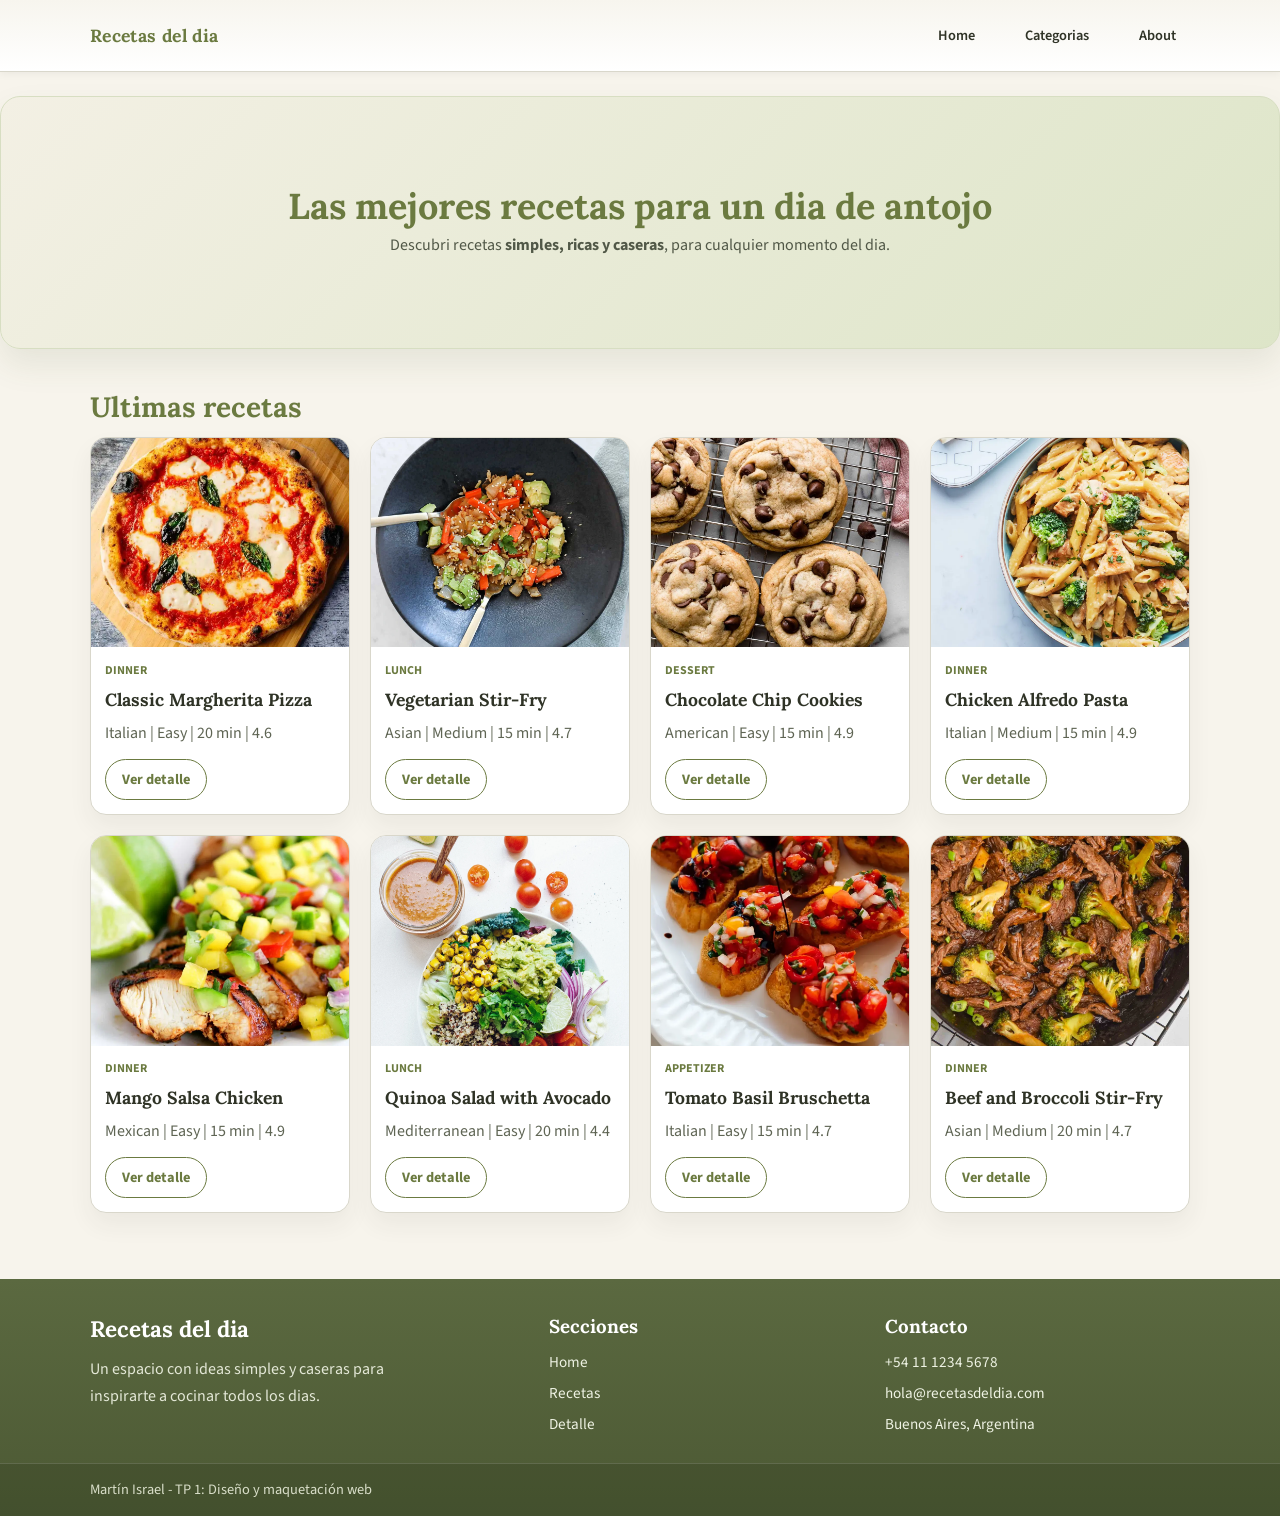
<file: index.html>
<!DOCTYPE html>
<html lang="es">
<head>
    <meta charset="UTF-8">
    <meta name="viewport" content="width=device-width, initial-scale=1.0">
    <title>Recetas del dia</title>
    <link rel="stylesheet" href="assets/css/styles.css">
</head>
<body>
    <header class="site-header">
        <div class="container">
            <nav class="navbar">
                <a class="logo" href="index.html">Recetas del dia</a>

                <div class="nav-links">
                    <a href="index.html">Home</a>
                    <a href="#recetas">Categorias</a>
                    <a href="recipe.html">About</a>
                </div>
            </nav>
        </div>
    </header>

    <main>
        <section class="hero">
            <div class="container">
                <h1>Las mejores recetas para un dia de antojo</h1>
                <p>
                    Descubri recetas <strong>simples, ricas y caseras</strong>, para cualquier momento del dia.
                </p>
            </div>
        </section>

        <section class="recipes-section" id="recetas">
            <div class="container">
                <h2>Ultimas recetas</h2>

                <div class="recipes-grid">
                    <article class="recipe-card">
                        <img src="assets/img/receta-1.jpg" alt="Classic Margherita Pizza">
                        <div class="recipe-card-content">
                            <p class="recipe-type">Dinner</p>
                            <h3>Classic Margherita Pizza</h3>
                            <p class="recipe-meta">Italian | Easy | 20 min | 4.6</p>
                            <a href="recipe.html">Ver detalle</a>
                        </div>
                    </article>

                    <article class="recipe-card">
                        <img src="assets/img/receta-2.jpg" alt="Vegetarian Stir-Fry">
                        <div class="recipe-card-content">
                            <p class="recipe-type">Lunch</p>
                            <h3>Vegetarian Stir-Fry</h3>
                            <p class="recipe-meta">Asian | Medium | 15 min | 4.7</p>
                            <a href="recipe.html">Ver detalle</a>
                        </div>
                    </article>

                    <article class="recipe-card">
                        <img src="assets/img/receta-3.jpg" alt="Chocolate Chip Cookies">
                        <div class="recipe-card-content">
                            <p class="recipe-type">Dessert</p>
                            <h3>Chocolate Chip Cookies</h3>
                            <p class="recipe-meta">American | Easy | 15 min | 4.9</p>
                            <a href="recipe.html">Ver detalle</a>
                        </div>
                    </article>

                    <article class="recipe-card">
                        <img src="assets/img/receta-4.jpg" alt="Chicken Alfredo Pasta">
                        <div class="recipe-card-content">
                            <p class="recipe-type">Dinner</p>
                            <h3>Chicken Alfredo Pasta</h3>
                            <p class="recipe-meta">Italian | Medium | 15 min | 4.9</p>
                            <a href="recipe.html">Ver detalle</a>
                        </div>
                    </article>

                    <article class="recipe-card">
                        <img src="assets/img/receta-5.jpg" alt="Mango Salsa Chicken">
                        <div class="recipe-card-content">
                            <p class="recipe-type">Dinner</p>
                            <h3>Mango Salsa Chicken</h3>
                            <p class="recipe-meta">Mexican | Easy | 15 min | 4.9</p>
                            <a href="recipe.html">Ver detalle</a>
                        </div>
                    </article>

                    <article class="recipe-card">
                        <img src="assets/img/receta-6.jpg" alt="Quinoa Salad with Avocado">
                        <div class="recipe-card-content">
                            <p class="recipe-type">Lunch</p>
                            <h3>Quinoa Salad with Avocado</h3>
                            <p class="recipe-meta">Mediterranean | Easy | 20 min | 4.4</p>
                            <a href="recipe.html">Ver detalle</a>
                        </div>
                    </article>

                    <article class="recipe-card">
                        <img src="assets/img/receta-7.jpg" alt="Tomato Basil Bruschetta">
                        <div class="recipe-card-content">
                            <p class="recipe-type">Appetizer</p>
                            <h3>Tomato Basil Bruschetta</h3>
                            <p class="recipe-meta">Italian | Easy | 15 min | 4.7</p>
                            <a href="recipe.html">Ver detalle</a>
                        </div>
                    </article>

                    <article class="recipe-card">
                        <img src="assets/img/receta-8.jpg" alt="Beef and Broccoli Stir-Fry">
                        <div class="recipe-card-content">
                            <p class="recipe-type">Dinner</p>
                            <h3>Beef and Broccoli Stir-Fry</h3>
                            <p class="recipe-meta">Asian | Medium | 20 min | 4.7</p>
                            <a href="recipe.html">Ver detalle</a>
                        </div>
                    </article>
                </div>
            </div>
        </section>
    </main>

    <footer class="site-footer">
        <div class="container footer-grid">
            <section class="footer-brand">
                <h2>Recetas del dia</h2>
                <p>
                    Un espacio con ideas simples y caseras para inspirarte a cocinar
                    todos los dias.
                </p>
            </section>

            <section class="footer-block">
                <h3>Secciones</h3>
                <ul class="footer-links">
                    <li><a href="index.html">Home</a></li>
                    <li><a href="#recetas">Recetas</a></li>
                    <li><a href="recipe.html">Detalle</a></li>
                </ul>
            </section>

            <section class="footer-block">
                <h3>Contacto</h3>
                <ul class="footer-links">
                    <li><a href="tel:+541112345678">+54 11 1234 5678</a></li>
                    <li><a href="mailto:hola@recetasdeldia.com">hola@recetasdeldia.com</a></li>
                    <li><span>Buenos Aires, Argentina</span></li>
                </ul>
            </section>
        </div>

        <div class="footer-bottom">
            <div class="container">
                <p>Martín Israel - TP 1: Diseño y maquetación web</p>
            </div>
        </div>
    </footer>
</body>
</html>
</file>
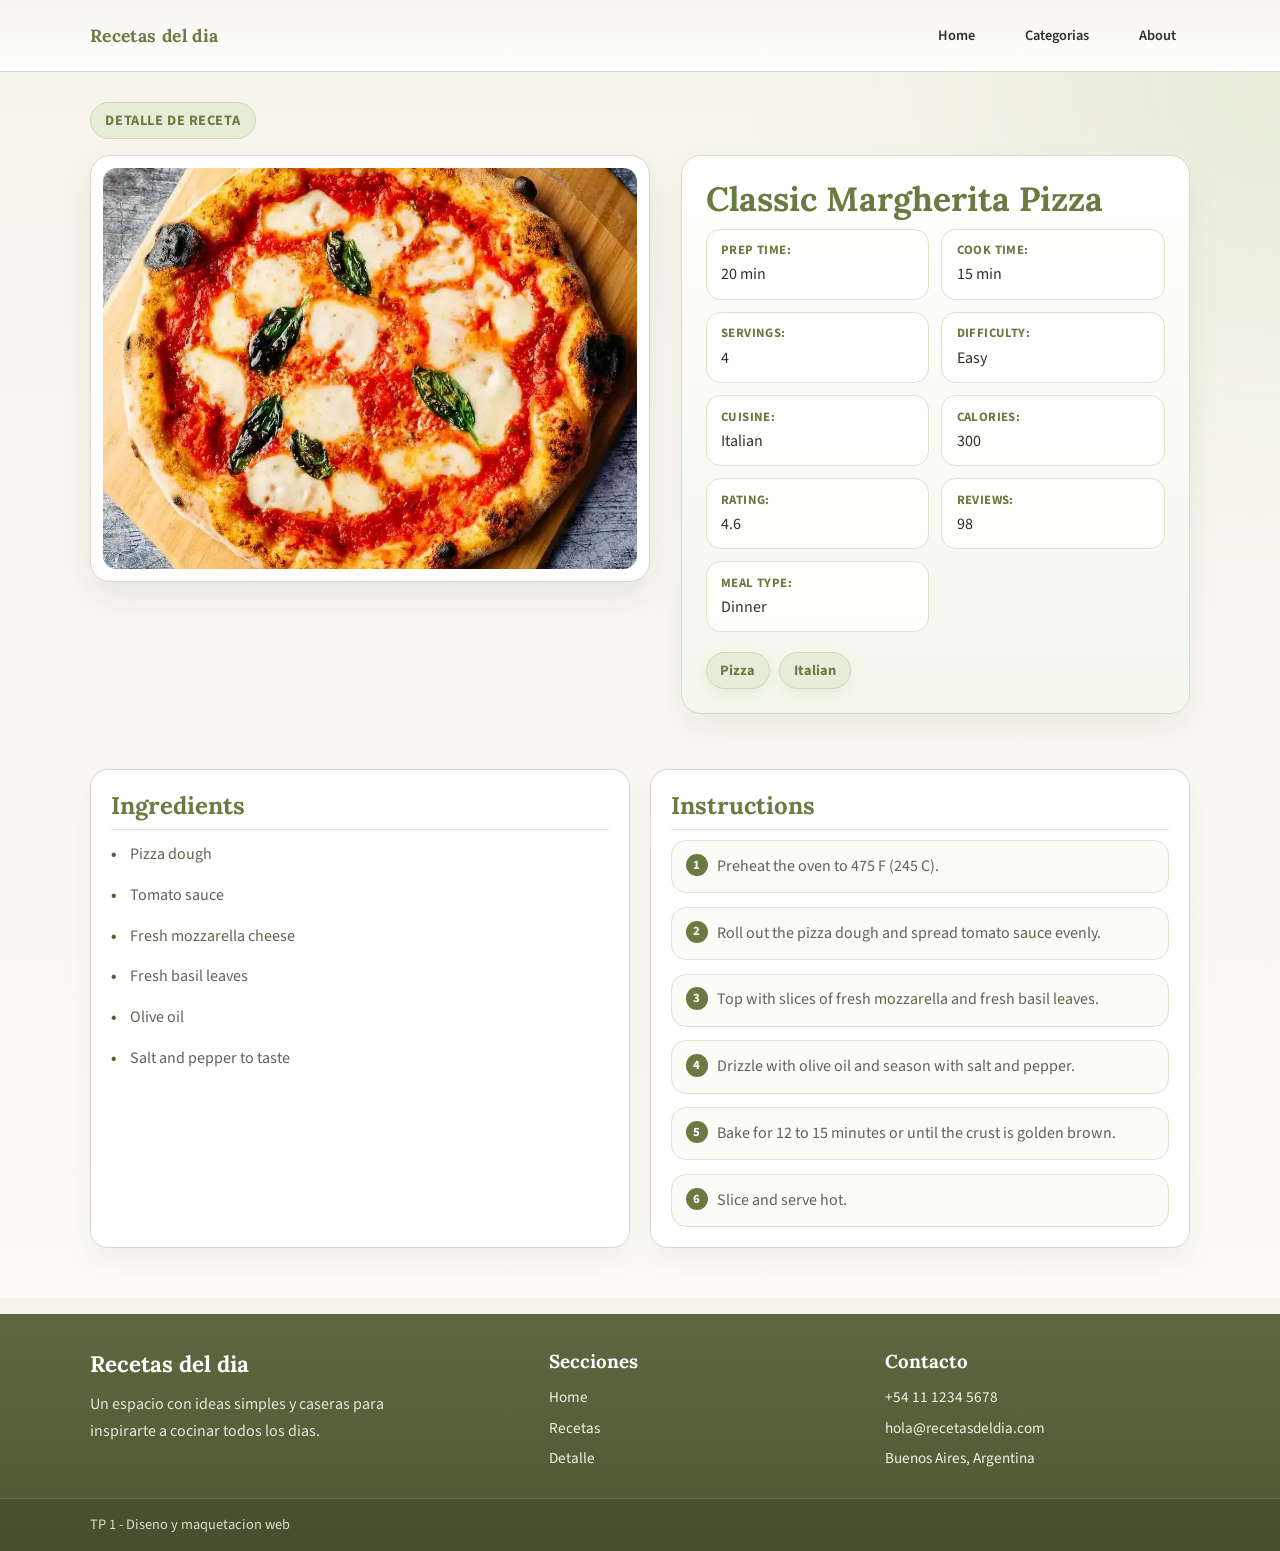
<file: recipe.html>
<!DOCTYPE html>
<html lang="es">
<head>
    <meta charset="UTF-8">
    <meta name="viewport" content="width=device-width, initial-scale=1.0">
    <title>Detalle de receta</title>
    <link rel="stylesheet" href="assets/css/styles.css">
</head>
<body>
    <header class="site-header">
        <div class="container">
            <nav class="navbar">
                <a class="logo" href="index.html">Recetas del dia</a>

                <div class="nav-links">
                    <a href="index.html">Home</a>
                    <a href="index.html#recetas">Categorias</a>
                    <a href="recipe.html">About</a>
                </div>
            </nav>
        </div>
    </header>

    <main class="recipe-page">
        <div class="container">
            <p class="page-label">Detalle de receta</p>

            <section class="recipe-detail">
                <div class="recipe-main">
                    <div class="recipe-image">
                        <img src="assets/img/receta-1.jpg" alt="Classic Margherita Pizza">
                    </div>

                    <div class="recipe-info">
                        <h1>Classic Margherita Pizza</h1>

                        <ul class="info-list">
                            <li><strong>Prep time:</strong> 20 min</li>
                            <li><strong>Cook time:</strong> 15 min</li>
                            <li><strong>Servings:</strong> 4</li>
                            <li><strong>Difficulty:</strong> Easy</li>
                            <li><strong>Cuisine:</strong> Italian</li>
                            <li><strong>Calories:</strong> 300</li>
                            <li><strong>Rating:</strong> 4.6</li>
                            <li><strong>Reviews:</strong> 98</li>
                            <li><strong>Meal type:</strong> Dinner</li>
                        </ul>

                        <div class="tag-group">
                            <span>Pizza</span>
                            <span>Italian</span>
                        </div>
                    </div>
                </div>

                <div class="recipe-columns">
                    <section class="recipe-box">
                        <h2>Ingredients</h2>
                        <ul class="ingredients-list">
                            <li>Pizza dough</li>
                            <li>Tomato sauce</li>
                            <li>Fresh mozzarella cheese</li>
                            <li>Fresh basil leaves</li>
                            <li>Olive oil</li>
                            <li>Salt and pepper to taste</li>
                        </ul>
                    </section>

                    <section class="recipe-box">
                        <h2>Instructions</h2>
                        <ol class="instructions-list">
                            <li>Preheat the oven to 475 F (245 C).</li>
                            <li>Roll out the pizza dough and spread tomato sauce evenly.</li>
                            <li>Top with slices of fresh mozzarella and fresh basil leaves.</li>
                            <li>Drizzle with olive oil and season with salt and pepper.</li>
                            <li>Bake for 12 to 15 minutes or until the crust is golden brown.</li>
                            <li>Slice and serve hot.</li>
                        </ol>
                    </section>
                </div>
            </section>
        </div>
    </main>

    <footer class="site-footer">
        <div class="container footer-grid">
            <section class="footer-brand">
                <h2>Recetas del dia</h2>
                <p>
                    Un espacio con ideas simples y caseras para inspirarte a cocinar
                    todos los dias.
                </p>
            </section>

            <section class="footer-block">
                <h3>Secciones</h3>
                <ul class="footer-links">
                    <li><a href="index.html">Home</a></li>
                    <li><a href="index.html#recetas">Recetas</a></li>
                    <li><a href="recipe.html">Detalle</a></li>
                </ul>
            </section>

            <section class="footer-block">
                <h3>Contacto</h3>
                <ul class="footer-links">
                    <li><a href="tel:+541112345678">+54 11 1234 5678</a></li>
                    <li><a href="mailto:hola@recetasdeldia.com">hola@recetasdeldia.com</a></li>
                    <li><span>Buenos Aires, Argentina</span></li>
                </ul>
            </section>
        </div>

        <div class="footer-bottom">
            <div class="container">
                <p>TP 1 - Diseno y maquetacion web</p>
            </div>
        </div>
    </footer>
</body>
</html>
</file>
<file: assets/css/styles.css>
/*Import de fuentes*/
@import url("https://fonts.googleapis.com/css2?family=Lora:wght@600;700&family=Source+Sans+3:wght@400;600;700&display=swap");

* {
    box-sizing: border-box;
}

html {
    font-size: 16px;
}

:root {
    --color-bg: #f7f4ec;
    --color-surface: #ffffff;
    --color-surface-soft: #e7ecd9;
    --color-border: #d9d7cb;
    --color-text: #2f3326;
    --color-muted: #5f6554;
    --color-primary: #6b7a40;
    --color-primary-soft: #e7ecd9;
    --color-accent: #536233;
}

body {
    margin: 0;
    font-family: "Source Sans 3", Arial, Helvetica, sans-serif;
    color: var(--color-text);
    background-color: var(--color-bg);
}

img {
    display: block;
    width: 100%;
}

a {
    color: inherit;
    text-decoration: none;
}

.container {
    width: 90%;
    max-width: 68.75rem;
    margin: 0 auto;
}

.site-header {
    background: linear-gradient(180deg, #f7f5ee 0%, #ffffff 100%);
    border-bottom: 1px solid var(--color-border);
    box-shadow: 0 0.15rem 0.5rem rgba(0, 0, 0, 0.05);
    padding: 1.1rem 0;
}

.navbar {
    display: flex;
    justify-content: space-between;
    align-items: center;
    gap: 1.25rem;
}

.logo {
    color: var(--color-primary);
    font-family: "Lora", Georgia, serif;
    font-size: 1.1rem;
    font-weight: bold;
    letter-spacing: 0.02em;
}

.nav-links {
    display: flex;
    gap: 1.3rem;
    font-size: 0.9rem;
}

.nav-links a {
    border-radius: 999rem;
    color: var(--color-text);
    font-weight: 600;
    padding: 0.45rem 0.9rem;
    transition: background-color 0.2s ease, color 0.2s ease;
}

.nav-links a:hover {
    background-color: var(--color-primary-soft);
    color: var(--color-primary);
}

.hero {
    border: 1px solid #d7dec2;
    border-radius: 1.25rem;
    box-shadow: 0 1rem 2rem rgba(82, 98, 51, 0.1);
    margin: 1.5rem 0 2.5rem;
    padding: 5.6rem 1.25rem;
    text-align: center;
    background: linear-gradient(135deg, #f3f0e4 0%, #dde5c8 100%);
}

.hero h1 {
    color: var(--color-primary);
    font-family: "Lora", Georgia, serif;
    margin: 0 0 0.35rem;
    font-size: 2.25rem;
    line-height: 1.15;
}

.hero p {
    color: #515847;
    max-width: 43.75rem;
    margin: 0 auto;
    line-height: 1.6;
}

.recipes-section {
    padding-bottom: 3.1rem;
}

.recipes-section h2 {
    color: var(--color-primary);
    font-family: "Lora", Georgia, serif;
    margin-bottom: 0.7rem;
    font-size: 1.75rem;
}

.recipes-grid {
    display: grid;
    grid-template-columns: repeat(4, 1fr);
    gap: 1.25rem;
}

.recipe-card {
    border: 1px solid var(--color-border);
    background-color: var(--color-surface);
    border-radius: 1rem;
    box-shadow: 0 0.75rem 1.5rem rgba(43, 43, 43, 0.06);
    display: flex;
    flex-direction: column;
    overflow: hidden;
    transition: transform 0.2s ease, box-shadow 0.2s ease;
}

.recipe-card:hover {
    box-shadow: 0 1rem 2rem rgba(43, 43, 43, 0.12);
    transform: translateY(-0.25rem);
}

.recipe-card img {
    height: 13.1rem;
    object-fit: cover;
    transition: transform 0.25s ease;
}

.recipe-card:hover img {
    transform: scale(1.03);
}

.recipe-card-content {
    display: flex;
    flex: 1;
    flex-direction: column;
    padding: 0.9rem;
}

.recipe-type {
    margin: 0 0 0.65rem;
    font-size: 0.75rem;
    font-weight: bold;
    text-transform: uppercase;
    color: var(--color-primary);
}

.recipe-card h3 {
    font-family: "Lora", Georgia, serif;
    margin: 0 0 0.55rem;
    font-size: 1.1rem;
    line-height: 1.3;
}

.recipe-meta {
    margin: 0 0 0.9rem;
    color: var(--color-muted);
    line-height: 1.5;
}

.recipe-card a {
    align-self: flex-start;
    border-radius: 999rem;
    display: inline-block;
    font-weight: 700;
    margin-top: auto;
    padding: 0.55rem 1rem;
    border: 1px solid var(--color-primary);
    color: var(--color-primary);
    font-size: 0.9rem;
    transition: background-color 0.2s ease, color 0.2s ease;
}

.recipe-card a:hover {
    background-color: var(--color-primary-soft);
}

.recipe-page {
    background:
        radial-gradient(circle at top right, rgba(231, 236, 217, 0.9) 0%, transparent 30%),
        linear-gradient(180deg, #f7f4ec 0%, #fcfbf7 100%);
    padding: 1.9rem 0 3.1rem;
}

.page-label {
    display: inline-block;
    margin: 0 0 1rem;
    padding: 0.45rem 0.9rem;
    border: 1px solid #cfd9b2;
    border-radius: 999rem;
    background-color: var(--color-primary-soft);
    color: var(--color-primary);
    font-size: 0.9rem;
    font-weight: 700;
    letter-spacing: 0.04em;
    text-transform: uppercase;
}

.recipe-detail {
    display: grid;
    gap: 1.5rem;
}

.recipe-detail h1 {
    color: var(--color-primary);
    font-family: "Lora", Georgia, serif;
    margin-top: 0;
    margin-bottom: 0.6rem;
    font-size: 2.1rem;
}

.recipe-main {
    display: grid;
    grid-template-columns: 1.1fr 1fr;
    gap: 1.9rem;
    align-items: start;
    margin-bottom: 1.9rem;
}

.recipe-image {
    border: 1px solid var(--color-border);
    border-radius: 1.25rem;
    background-color: var(--color-surface);
    box-shadow: 0 1rem 2rem rgba(43, 43, 43, 0.08);
    overflow: hidden;
    padding: 0.75rem;
}

.recipe-image img {
    aspect-ratio: 4 / 3;
    border-radius: 0.85rem;
    object-fit: cover;
}

.recipe-info {
    border: 1px solid #d7dec2;
    border-radius: 1.25rem;
    background: linear-gradient(180deg, #ffffff 0%, #f4f7ec 100%);
    box-shadow: 0 1rem 2rem rgba(82, 98, 51, 0.08);
    padding: 1.5rem;
}

.recipe-info h1 {
    line-height: 1.15;
}

.info-list {
    display: grid;
    grid-template-columns: repeat(2, minmax(0, 1fr));
    gap: 0.75rem;
    list-style: none;
    margin: 0 0 1.25rem;
    padding: 0;
}

.info-list li {
    border: 1px solid #dce3ca;
    border-radius: 0.9rem;
    background-color: rgba(255, 255, 255, 0.85);
    padding: 0.8rem 0.9rem;
    line-height: 1.4;
}

.info-list li strong {
    display: block;
    margin-bottom: 0.2rem;
    color: var(--color-primary);
    font-size: 0.8rem;
    letter-spacing: 0.03em;
    text-transform: uppercase;
}

.tag-group {
    display: flex;
    gap: 0.6rem;
    flex-wrap: wrap;
}

.tag-group span {
    padding: 0.45rem 0.85rem;
    background-color: var(--color-primary-soft);
    border: 1px solid #cfd9b2;
    border-radius: 999rem;
    box-shadow: 0 0.3rem 0.8rem rgba(107, 122, 64, 0.08);
    color: var(--color-primary);
    font-size: 0.9rem;
    font-weight: 700;
}

.recipe-columns {
    display: grid;
    grid-template-columns: 1fr 1fr;
    gap: 1.25rem;
}

.recipe-box {
    border: 1px solid var(--color-border);
    background-color: var(--color-surface);
    border-radius: 1.1rem;
    box-shadow: 0 0.8rem 1.6rem rgba(43, 43, 43, 0.06);
    padding: 1.25rem;
}

.recipe-box h2 {
    color: var(--color-primary);
    font-family: "Lora", Georgia, serif;
    margin-top: 0;
    margin-bottom: 0.65rem;
    padding-bottom: 0.5rem;
    border-bottom: 1px solid #e2e6d5;
    font-size: 1.5rem;
}

.ingredients-list {
    display: grid;
    gap: 0.75rem;
    list-style: none;
    margin: 0;
    padding: 0;
    line-height: 1.8;
}

.ingredients-list li {
    position: relative;
    padding-left: 1.2rem;
    color: var(--color-muted);
}

.ingredients-list li::before {
    content: "•";
    position: absolute;
    left: 0;
    top: 0;
    color: var(--color-accent);
    font-weight: 700;
}

.instructions-list {
    counter-reset: step;
    display: grid;
    gap: 0.85rem;
    list-style: none;
    margin: 0;
    padding: 0;
}

.instructions-list li {
    position: relative;
    padding: 0.8rem 0.9rem 0.8rem 2.8rem;
    border: 1px solid #dce3ca;
    border-radius: 0.95rem;
    background-color: #fbfcf7;
    color: var(--color-muted);
    line-height: 1.6;
}

.instructions-list li::before {
    content: counter(step);
    counter-increment: step;
    position: absolute;
    left: 0.85rem;
    top: 0.8rem;
    width: 1.4rem;
    height: 1.4rem;
    border-radius: 999rem;
    background-color: var(--color-primary);
    color: #ffffff;
    display: flex;
    align-items: center;
    justify-content: center;
    font-size: 0.8rem;
    font-weight: 700;
    line-height: 1;
}

.site-footer {
    margin-top: 1rem;
    background: linear-gradient(180deg, #5b6940 0%, #4c5934 100%);
    color: #f3f4ed;
}

.footer-grid {
    display: grid;
    grid-template-columns: 1.4fr 1fr 1fr;
    gap: 2rem;
    padding: 2.2rem 0 1.8rem;
}

.footer-brand h2,
.footer-block h3 {
    margin: 0 0 0.8rem;
    color: #ffffff;
    font-family: "Lora", Georgia, serif;
}

.footer-brand h2 {
    font-size: 1.4rem;
}

.footer-brand p {
    margin: 0;
    max-width: 22rem;
    color: #e4e8d7;
    line-height: 1.7;
}

.footer-links {
    list-style: none;
    margin: 0;
    padding: 0;
    display: grid;
    gap: 0.55rem;
}

.footer-links a,
.footer-links span {
    color: #eef2e3;
    font-size: 0.95rem;
}

.footer-links a:hover {
    color: #d7e1b8;
    text-decoration: underline;
}

.footer-bottom {
    border-top: 1px solid rgba(255, 255, 255, 0.14);
    background-color: rgba(32, 40, 21, 0.18);
}

.footer-bottom p {
    margin: 0;
    padding: 0.95rem 0;
    color: #d9dec9;
    font-size: 0.9rem;
}

@media (max-width: 56.25rem) {
    .recipes-grid {
        grid-template-columns: repeat(2, 1fr);
    }

    .recipe-main,
    .recipe-columns {
        grid-template-columns: 1fr;
    }
}

@media (max-width: 37.5rem) {
    .navbar {
        flex-direction: column;
        align-items: flex-start;
    }

    .nav-links {
        flex-wrap: wrap;
    }

    .hero {
        padding: 3.75rem 1.25rem;
    }

    .hero h1 {
        font-size: 1.75rem;
    }

    .footer-grid {
        grid-template-columns: 1fr;
        gap: 1.4rem;
    }

    .info-list {
        grid-template-columns: 1fr;
    }

    .recipes-grid {
        grid-template-columns: 1fr;
    }
}
</file>
